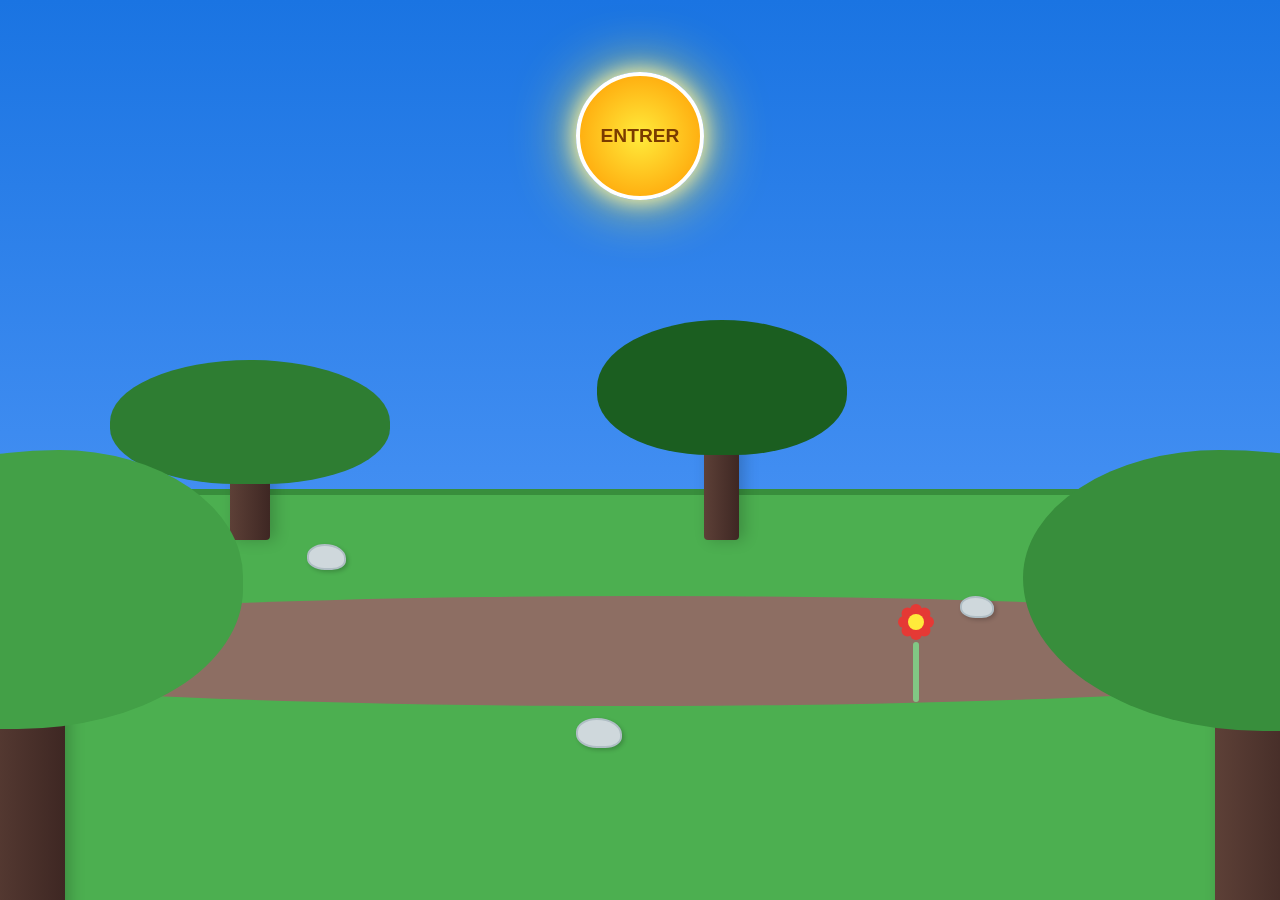
<file: index.html>
<!DOCTYPE html>
<html lang="fr">
<head>
    <meta charset="UTF-8">
    <meta name="viewport" content="width=device-width, initial-scale=1.0, maximum-scale=1.0, user-scalable=no">
    <title>Laboratoire Secret - Les Jeux de Julie</title>
 
    <!-- LE PONT INVISIBLE VERS TON RECUEIL DE STYLE -->
    <link rel="stylesheet" href="style.css">
</head>
<body>

    <div id="scene" class="scene-container">
        
        <!-- Le Soleil bouton magique -->
        <div class="soleil-bouton" id="boutonSoleil">ENTRER</div>

        <!-- LES 2 ARBRES DE FOND -->
        <div class="arbre-conteneur arbre-fond-1"><div class="feuilles-fond"></div><div class="arbre-tronc"></div></div>
        <div class="arbre-conteneur arbre-fond-2"><div class="feuilles-fond" style="background-color: #1B5E20; width: 250px;"></div><div class="arbre-tronc"></div></div>

        <!-- LE DÉCOR DU BAS -->
        <div class="zone-herbe">
            <div class="sentier-sinueux"></div>
            <div class="roche-grosse" style="width: 35px; height: 22px; top: 12%; left: 24%;"></div>
            <div class="roche-grosse" style="width: 42px; height: 26px; top: 55%; left: 45%;"></div>
            <div class="roche-grosse" style="width: 30px; height: 18px; top: 25%; left: 75%;"></div>
        </div>

        <!-- LE DÉFILÉ DES ZÈBRES -->
        <div class="defile-animaux">
            <div class="un-animaux bebe-z">🦓</div>
            <div class="un-animaux maman-z">🦓</div>
        </div>

        <!-- LE PETIT COCHON EN RETARD -->
        <div class="cochon-sprinteur">
            <div class="cochon-corps">🐖</div>
        </div>

        <!-- LA FLEUR À PÉTALES ROUGES -->
        <div class="fleur-conteneur">
            <div class="tete-fleur"><div class="coeur-fleur"></div><div class="petale p1"></div><div class="petale p2"></div><div class="petale p3"></div><div class="petale p4"></div></div>
            <div class="tige"></div>
        </div>

        <!-- LES 2 GROS ARBRES DE PREMIER PLAN -->
        <div class="arbre-conteneur arbre-premier-gauche"><div class="feuilles-premier-plan-gauche"></div><div class="arbre-tronc"></div></div>
        <div class="arbre-conteneur arbre-premier-droite"><div class="feuilles-premier-plan-droite"></div><div class="arbre-tronc"></div></div>

    </div>

    <!-- CONFIGURATION DES SONS MP3 -->
    <audio id="sonBranche" src="branche.mp3"></audio>
    <audio id="sonCochon" src="cochon.mp3"></audio>
    <audio id="sonVent" src="vent.mp3"></audio>

        <script>
        document.querySelector('.soleil-bouton').onclick = function() {
            
            document.querySelector('.scene-container').classList.add('anime-active');
            
            // 🚀 ON PROGRAMME LES ANIMATIONS DIRECTES ICI
            document.querySelector('.defile-animaux').style.animation = "marcherZebres 9s linear forwards";
            document.querySelector('.cochon-sprinteur').style.animation = "courirCochon 3.5s linear 7.5s forwards";
            
            // 1. Les zèbres démarrent tout de suite
            setTimeout(function() { 
                document.getElementById("sonBranche").play(); 
            }, 0);
            
            // 2. Le cochon démarre quand le dernier zèbre est au milieu
            setTimeout(function() { 
                document.getElementById("sonCochon").play(); 
            }, 7800);

             // 3. Le cochon arrive sur la fleur -> Le vent souffle ET la fleur se plie !
            setTimeout(function() { 
                document.getElementById("sonVent").play(); 
                // 🌸 ON FAIT PLIER UNIQUEMENT LA TÊTE DE LA FLEUR
                document.querySelector('.fleur-conteneur .tete-fleur').classList.add('fleur-pliee');
            }, 9800);


            // 4. Redirection automatique vers le menu des jeux
            setTimeout(function() {
                window.location.href = "page-jeu.html";
            }, 12500);
        };
    </script>

</body>
</html>
</file>
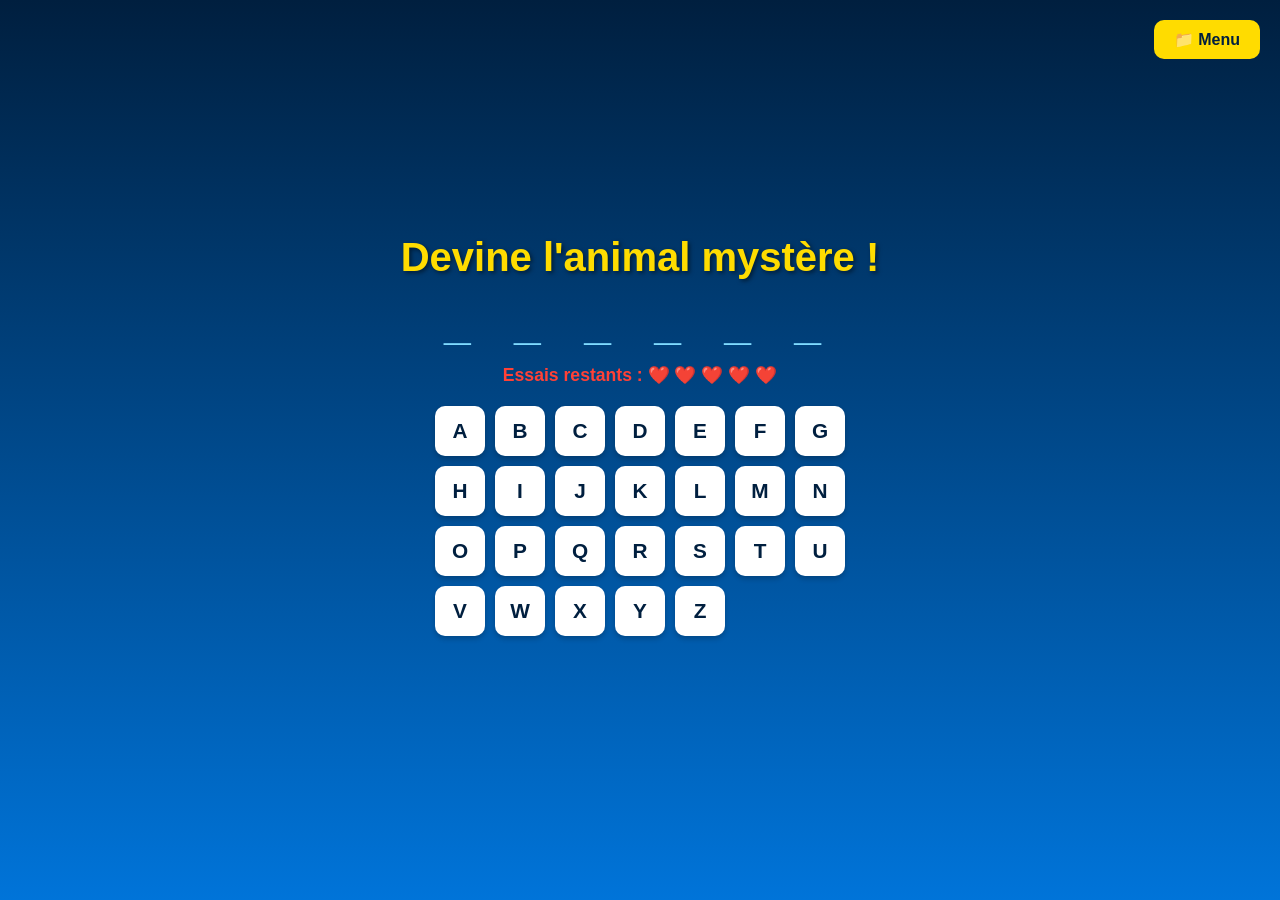
<file: jeu-devinette.html>
<!DOCTYPE html>
<html lang="fr">
<head>
    <meta charset="UTF-8">
    <!-- Cette ligne magique ajuste parfaitement le jeu de devinette à l'écran du téléphone ! -->
    <meta name="viewport" content="width=device-width, initial-scale=1.0, maximum-scale=1.0, user-scalable=no">
    <title>Jeux de Julie - Le Jeu de Devinette</title>
    <style>
        body {
            margin: 0;
            padding: 0;
            min-height: 100vh;
            background: linear-gradient(180deg, #001f3f, #0074D9);
            font-family: Arial, sans-serif;
            color: white;
            display: flex;
            flex-direction: column;
            align-items: center;
            justify-content: center;
            text-align: center;
            padding: 10px;
            box-sizing: border-box;
        }

        h1 {
            color: #FFDC00;
            font-size: 2rem;
            text-shadow: 2px 2px 4px rgba(0,0,0,0.5);
            margin-bottom: 15px;
            margin-top: 40px;
        }

        .btn-retour {
            position: absolute;
            top: 20px;
            right: 20px;
            padding: 10px 20px;
            background-color: #FFDC00;
            color: #001f3f;
            text-decoration: none;
            border-radius: 10px;
            font-weight: bold;
            cursor: pointer;
            z-index: 10;
        }
        .btn-retour:hover {
            background-color: #FF851B;
            color: white;
        }

        .mot-affichage {
            font-size: 2.5rem;
            letter-spacing: 10px;
            margin-bottom: 15px;
            font-weight: bold;
            color: #7FDBFF;
        }

        .essais-restants {
            font-size: 1.1rem;
            margin-bottom: 20px;
            color: #FF4136;
            font-weight: bold;
        }

        /* Clavier optimisé pour les écrans de téléphones (touches de 40px au lieu de 50px) */
        .clavier {
            display: grid;
            grid-template-columns: repeat(7, 40px);
            grid-gap: 8px;
            justify-content: center;
            margin-bottom: 20px;
            max-width: 100%;
        }

        .touche {
            width: 40px;
            height: 40px;
            background-color: white;
            color: #001f3f;
            font-size: 1.1rem;
            font-weight: bold;
            border: none;
            border-radius: 8px;
            cursor: pointer;
            box-shadow: 0 3px 5px rgba(0,0,0,0.2);
            transition: background-color 0.2s;
            display: flex;
            justify-content: center;
            align-items: center;
            padding: 0;
        }

        /* Redonne des touches plus grandes sur un écran d'ordinateur */
        @media (min-width: 450px) {
            h1 { font-size: 2.5rem; }
            .mot-affichage { font-size: 3rem; letter-spacing: 15px; }
            .clavier { grid-template-columns: repeat(7, 50px); grid-gap: 10px; }
            .touche { width: 50px; height: 50px; font-size: 1.3rem; border-radius: 10px; }
        }

        .touche:hover:not(:disabled) {
            background-color: #FFDC00;
        }
        .touche:disabled {
            background-color: #A0A0A0;
            color: #606060;
            cursor: default;
            box-shadow: none;
        }

        .resultat {
            font-size: 1.8rem;
            font-weight: bold;
            margin-top: 10px;
            min-height: 40px;
        }

        .btn-rejouer {
            margin-top: 15px;
            padding: 12px 25px;
            font-size: 1.2rem;
            background-color: #2ECC40;
            color: white;
            border: none;
            border-radius: 20px;
            font-weight: bold;
            cursor: pointer;
            box-shadow: 0 4px 10px rgba(0,0,0,0.3);
            display: none;
        }
        .btn-rejouer:hover {
            background-color: #01FF70;
        }
    </style>
</head>
<body>

    <a href="page-jeu.html" class="btn-retour">📁 Menu</a>

    <h1>Devine l'animal mystère !</h1>
    
    <div class="mot-affichage" id="motCache">_ _ _ _</div>
    <div class="essais-restants" id="essaisTexte">Essais restants : ❤️ ❤️ ❤️ ❤️ ❤️</div>

    <div class="clavier" id="clavierVirtuel"></div>

    <div class="resultat" id="messageFin"></div>
    <button class="btn-rejouer" id="boutonRejouer" onclick="demarrerPartie()">🔄 Autre mot</button>

    <script>
        const listeMots = ["CHAT", "CHIEN", "LOUP", "LION", "OURS", "TIGRE", "SINGE", "CHEVAL", "VACHE", "SOURIS", "CROCODILE", "ELEPHANT", "HIPPOCAMPE", "RHINOCEROS", "HAMSTER", "MOUSTIQUE", "HIBOU", "ECUREUIL", "DAUPHIN", "AUTRUCHE","CRAPAUD" ];
        
        let motSecret = "";
        let lettresDevinees = [];
        let erreurs = 0;
        const maxErreurs = 5;

        function demarrerPartie() {
            motSecret = listeMots[Math.floor(Math.random() * listeMots.length)];
            lettresDevinees = [];
            erreurs = 0;

            document.getElementById('messageFin').innerText = "";
            document.getElementById('boutonRejouer').style.display = "none";
            mettreAJourVies();
            afficherMot();
            creerClavier();
        }

        function afficherMot() {
            let affichage = "";
            for (let lettre of motSecret) {
                if (lettresDevinees.includes(lettre)) {
                    affichage += lettre + " ";
                } else {
                    affichage += "_ ";
                }
            }
            document.getElementById('motCache').innerText = affichage.trim();
            
            if (!affichage.includes("_")) {
                document.getElementById('messageFin').innerHTML = "<span style='color: #01FF70;'>Gagné ! Bravo ! 🎉</span>";
                desactiverClavier();
                document.getElementById('boutonRejouer').style.display = "inline-block";
            }
        }

        function mettreAJourVies() {
            let coeurs = "Essais restants : ";
            for (let i = 0; i < maxErreurs - erreurs; i++) {
                coeurs += "❤️ ";
            }
            document.getElementById('essaisTexte').innerText = coeurs;
        }

        function creerClavier() {
            const conteneurClavier = document.getElementById('clavierVirtuel');
            conteneurClavier.innerHTML = "";
            const alphabet = "ABCDEFGHIJKLMNOPQRSTUVWXYZ";

            for (let lettre of alphabet) {
                let bouton = document.createElement('button');
                bouton.className = "touche";
                bouton.innerText = lettre;
                bouton.onclick = function() {
                    verifierLettre(lettre, bouton);
                };
                conteneurClavier.appendChild(bouton);
            }
        }

        function verifierLettre(lettre, bouton) {
            bouton.disabled = true;
            
            if (motSecret.includes(lettre)) {
                lettresDevinees.push(lettre);
                afficherMot();
            } else {
                erreurs++;
                mettreAJourVies();
                if (erreurs >= maxErreurs) {
                    document.getElementById('messageFin').innerHTML = "<span style='color: #FF4136;'>Perdu ! C'était : " + motSecret + " 💔</span>";
                    document.getElementById('motCache').innerText = motSecret.split('').join(' ');
                    desactiverClavier();
                    document.getElementById('boutonRejouer').style.display = "inline-block";
                }
            }
        }

        function desactiverClavier() {
            const boutons = document.querySelectorAll('.touche');
            boutons.forEach(b => b.disabled = true);
        }

        demarrerPartie();
    </script>
</body>
</html>
</file>
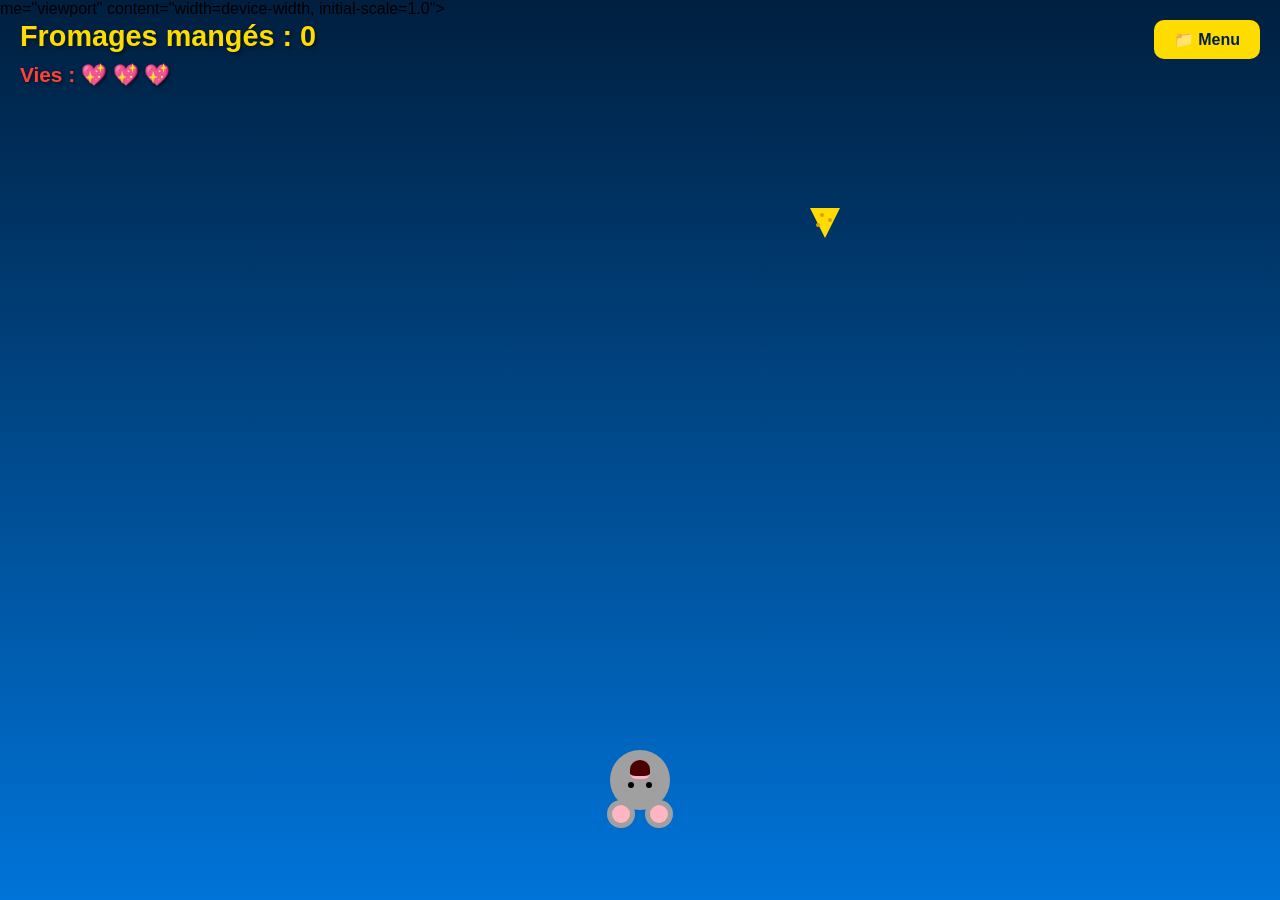
<file: jeu-gouttes.html>
<html lang="fr">
<head>
    <meta charset="UTF-8">
    <meta na<!DOCTYPE html>
me="viewport" content="width=device-width, initial-scale=1.0">
    <title>Jeu de Julie - La Souris et le Fromage</title>
    <style>
        html, body {
            margin: 0;
            padding: 0;
            height: 100%;
            overflow: hidden;
            background: linear-gradient(180deg, #001f3f, #0074D9);
            font-family: Arial, sans-serif;
            cursor: none;
            /* Empêche le téléphone de faire bouger la page quand on glisse le doigt */
            touch-action: none; 
        }

        .hud {
            position: absolute;
            top: 20px;
            left: 20px;
            display: flex;
            flex-direction: column;
            gap: 10px;
            z-index: 10;
        }

        .score-board {
            color: #FFDC00;
            font-size: 1.8rem;
            font-weight: bold;
            text-shadow: 2px 2px 4px rgba(0,0,0,0.5);
        }

        .vies-board {
            color: #FF4136;
            font-size: 1.3rem;
            font-weight: bold;
            text-shadow: 2px 2px 4px rgba(0,0,0,0.5);
        }

        .btn-retour {
            position: absolute;
            top: 20px;
            right: 20px;
            padding: 10px 20px;
            background-color: #FFDC00;
            color: #001f3f;
            text-decoration: none;
            border-radius: 10px;
            font-weight: bold;
            z-index: 110;
            cursor: pointer !important;
        }
        .btn-retour:hover {
            background-color: #FF851B;
            color: white;
        }

        #game-over-screen {
            display: none;
            position: fixed;
            top: 0;
            left: 0;
            width: 100%;
            height: 100%;
            background-color: rgba(0, 0, 0, 0.85);
            z-index: 100;
            flex-direction: column;
            justify-content: center;
            align-items: center;
            color: white;
        }

        #game-over-screen h2 {
            font-size: 3.5rem;
            color: #FF4136;
            margin-bottom: 20px;
            text-shadow: 2px 2px 10px rgba(0,0,0,0.5);
        }

        .btn-rejouer {
            padding: 15px 30px;
            font-size: 1.3rem;
            background-color: #2ECC40;
            color: white;
            border: none;
            border-radius: 25px;
            cursor: pointer;
            box-shadow: 0 5px 15px rgba(0,0,0,0.3);
        }

        .fromage {
            position: absolute;
            width: 0;
            height: 0;
            border-left: 15px solid transparent;
            border-right: 15px solid transparent;
            border-top: 30px solid #FFDC00; 
            top: -40px;
        }

        .fromage::after {
            content: '';
            position: absolute;
            top: -25px;
            left: -5px;
            width: 4px;
            height: 4px;
            background-color: #D1A100;
            border-radius: 50%;
            box-shadow: 8px 5px 0 #D1A100, -4px 10px 0 #D1A100;
        }

        #souris-conteneur {
            position: absolute;
            bottom: 40px;
            width: 90px;
            height: 110px;
            left: 50%;
            transform: translateX(-50%);
            display: flex;
            flex-direction: column;
            align-items: center;
        }

        .corps-souris {
            width: 60px;
            height: 60px;
            background-color: #A0A0A0;
            border-radius: 50%;
            position: relative;
            z-index: 2;
        }

        .bouche-ouverte {
            position: absolute;
            top: 10px;
            left: 20px;
            width: 20px;
            height: 16px;
            background-color: #4A0000;
            border-radius: 50% 50% 30% 30%;
            border-bottom: 3px solid #FFB6C1;
        }

        .oeil {
            position: absolute;
            top: 32px;
            width: 6px;
            height: 6px;
            background-color: black;
            border-radius: 50%;
        }
        .oeil-gauche { left: 18px; }
        .oeil-droite { left: 36px; }

        .zone-oreilles {
            display: flex;
            gap: 10px;
            margin-top: -10px;
            z-index: 1;
        }

        .oreille {
            width: 28px;
            height: 28px;
            background-color: #A0A0A0;
            border-radius: 50%;
            position: relative;
        }

        .oreille::after {
            content: '';
            position: absolute;
            top: 5px;
            left: 5px;
            width: 18px;
            height: 18px;
            background-color: #FFB6C1;
            border-radius: 50%;
        }
    </style>
</head>
<body>

  <!DOCTYPE html>
<html lang="fr">
<head>
    <meta charset="UTF-8">
    <meta name="viewport" content="width=device-width, initial-scale=1.0, maximum-scale=1.0, user-scalable=no">
    <title>Jeu de Julie - La Souris et le Fromage</title>
    <style>
        html, body {
            margin: 0;
            padding: 0;
            height: 100%;
            overflow: hidden;
            background: linear-gradient(180deg, #001f3f, #0074D9);
            font-family: Arial, sans-serif;
            cursor: none;
            touch-action: none; 
        }

        .hud {
            position: absolute;
            top: 20px;
            left: 20px;
            display: flex;
            flex-direction: column;
            gap: 10px;
            z-index: 10;
        }

        .score-board {
            color: #FFDC00;
            font-size: 1.8rem;
            font-weight: bold;
            text-shadow: 2px 2px 4px rgba(0,0,0,0.5);
        }

        .vies-board {
            color: #FF4136;
            font-size: 1.3rem;
            font-weight: bold;
            text-shadow: 2px 2px 4px rgba(0,0,0,0.5);
        }

        .btn-retour {
            position: absolute;
            top: 20px;
            right: 20px;
            padding: 10px 20px;
            background-color: #FFDC00;
            color: #001f3f;
            text-decoration: none;
            border-radius: 10px;
            font-weight: bold;
            z-index: 110;
            cursor: pointer !important;
        }
        .btn-retour:hover {
            background-color: #FF851B;
            color: white;
        }

        #game-over-screen {
            display: none;
            position: fixed;
            top: 0;
            left: 0;
            width: 100%;
            height: 100%;
            background-color: rgba(0, 0, 0, 0.85);
            z-index: 100;
            flex-direction: column;
            justify-content: center;
            align-items: center;
            color: white;
        }

        #game-over-screen h2 {
            font-size: 3.5rem;
            color: #FF4136;
            margin-bottom: 20px;
            text-shadow: 2px 2px 10px rgba(0,0,0,0.5);
        }

        .btn-rejouer {
            padding: 15px 30px;
            font-size: 1.3rem;
            background-color: #2ECC40;
            color: white;
            border: none;
            border-radius: 25px;
            cursor: pointer;
            box-shadow: 0 5px 15px rgba(0,0,0,0.3);
        }

        .fromage {
            position: absolute;
            width: 0;
            height: 0;
            border-left: 15px solid transparent;
            border-right: 15px solid transparent;
            border-top: 30px solid #FFDC00; 
            top: -40px;
        }

        .fromage::after {
            content: '';
            position: absolute;
            top: -25px;
            left: -5px;
            width: 4px;
            height: 4px;
            background-color: #D1A100;
            border-radius: 50%;
            box-shadow: 8px 5px 0 #D1A100, -4px 10px 0 #D1A100;
        }

        #souris-conteneur {
            position: absolute;
            bottom: 40px;
            width: 90px;
            height: 110px;
            left: 50%;
            transform: translateX(-50%);
            display: flex;
            flex-direction: column;
            align-items: center;
        }

        .corps-souris {
            width: 60px;
            height: 60px;
            background-color: #A0A0A0;
            border-radius: 50%;
            position: relative;
            z-index: 2;
        }

        .bouche-ouverte {
            position: absolute;
            top: 10px;
            left: 20px;
            width: 20px;
            height: 16px;
            background-color: #4A0000;
            border-radius: 50% 50% 30% 30%;
            border-bottom: 3px solid #FFB6C1;
        }

        .oeil {
            position: absolute;
            top: 32px;
            width: 6px;
            height: 6px;
            background-color: black;
            border-radius: 50%;
        }
        .oeil-gauche { left: 18px; }
        .oeil-droite { left: 36px; }

        .zone-oreilles {
            display: flex;
            gap: 10px;
            margin-top: -10px;
            z-index: 1;
        }

        .oreille {
            width: 28px;
            height: 28px;
            background-color: #A0A0A0;
            border-radius: 50%;
            position: relative;
        }

        .oreille::after {
            content: '';
            position: absolute;
            top: 5px;
            left: 5px;
            width: 18px;
            height: 18px;
            background-color: #FFB6C1;
            border-radius: 50%;
        }
    </style>
</head>
<body>

    <div class="hud">
        <div class="score-board">Fromages mangés : <span id="score">0</span></div>
        <div class="vies-board">Vies : <span id="vies">💖 💖 💖</span></div>
    </div>
    
    <a href="page-jeu.html" class="btn-retour">📁 Menu</a>

    <div id="game-over-screen">
        <h2>GAME OVER</h2>
        <p style="font-size: 1.3rem; margin-bottom: 30px;">La souris a trop faim !</p>
        <button class="btn-rejouer" onclick="recommencerPartie()">Recommencer</button>
    </div>

    <div id="souris-conteneur">
        <div class="corps-souris">
            <div class="bouche-ouverte"></div>
            <div class="oeil oeil-gauche"></div>
            <div class="oeil oeil-droite"></div>
        </div>
        <div class="zone-oreilles">
            <div class="oreille"></div>
            <div class="oreille"></div>
        </div>
    </div>

    <div id="monFromage" class="fromage"></div>

    <script>
        let score = 0;
        let vies = 3;
        let jeuActif = true;
        let vitesseInitiale = 4;
        let vitesseFromage = vitesseInitiale;

        const souris = document.getElementById('souris-conteneur');
        const fromage = document.getElementById('monFromage');
        const affichageScore = document.getElementById('score');
        const affichageVies = document.getElementById('vies');
        const ecranGameOver = document.getElementById('game-over-screen');

        let fromageX = Math.random() * (window.innerWidth - 60) + 30;
        let fromageY = -40;

        // Fonction ajustée pour permettre à la bouche d'atteindre le bord de l'écran
        function deplacerPersonnage(axeX) {
            if (!jeuActif) return;
            // Ajustement des limites de 45px à 5px pour aller jusqu'au bout des deux côtés
            if (axeX > 5 && axeX < window.innerWidth - 5) {
                souris.style.left = axeX + 'px';
            }
        }

        // 1. Déplacement pour ORDINATEUR (Souris)
        window.addEventListener('mousemove', (evenement) => {
            let x = evenement.clientX;
            let y = evenement.clientY;

            if (x > window.innerWidth - 150 && y < 80) {
                document.body.style.cursor = 'default';
            } else if (jeuActif) {
                document.body.style.cursor = 'none';
            }
            deplacerPersonnage(x);
        });

        // 2. Déplacement pour TÉLÉPHONE (Doigt tactile)
        window.addEventListener('touchmove', (evenement) => {
            let xTactile = evenement.touches[0].clientX;
            deplacerPersonnage(xTactile);
        }, { passive: true });

        window.addEventListener('touchstart', (evenement) => {
            let xTactile = evenement.touches[0].clientX;
            deplacerPersonnage(xTactile);
        }, { passive: true });

        function animerJeu() {
            if (!jeuActif) return;

            fromageY += vitesseFromage;
            
            if (fromageY > window.innerHeight) {
                vies--;
                mettreAJourVies();
                
                if (vies <= 0) {
                    finDePartie();
                } else {
                    remettreFromageEnHaut();
                }
            }

            let limitesSouris = souris.getBoundingClientRect();
            
            if (fromageY >= limitesSouris.top && fromageY <= limitesSouris.top + 30) {
                if (fromageX >= limitesSouris.left - 25 && fromageX <= limitesSouris.right + 25) {
                    score++;
                    affichageScore.innerText = score;
                    vitesseFromage += 0.4;
                    remettreFromageEnHaut();
                }
            }

            fromage.style.top = fromageY + 'px';
            fromage.style.left = fromageX + 'px';

            requestAnimationFrame(animerJeu);
        }

        function remettreFromageEnHaut() {
            fromageY = -40;
            // Le fromage descend de façon un peu plus centrale pour éviter de raser les murs
            fromageX = Math.random() * (window.innerWidth - 60) + 30;
        }

        function mettreAJourVies() {
            let coeurs = "";
            for (let i = 0; i < vies; i++) {
                coeurs += "💖 ";
            }
            affichageVies.innerText = coeurs || "💔 Aucun";
        }

        function finDePartie() {
            jeuActif = false;
            document.body.style.cursor = 'default';
            ecranGameOver.style.display = 'flex';
        }

        function recommencerPartie() {
            score = 0;
            vies = 3;
            vitesseFromage = vitesseInitiale;
            jeuActif = true;
            document.body.style.cursor = 'none';
            affichageScore.innerText = score;
            mettreAJourVies();
            ecranGameOver.style.display = 'none';
            remettreFromageEnHaut();
            animerJeu();
        }

        animerJeu();
    </script>
</body>
</html>
</file>
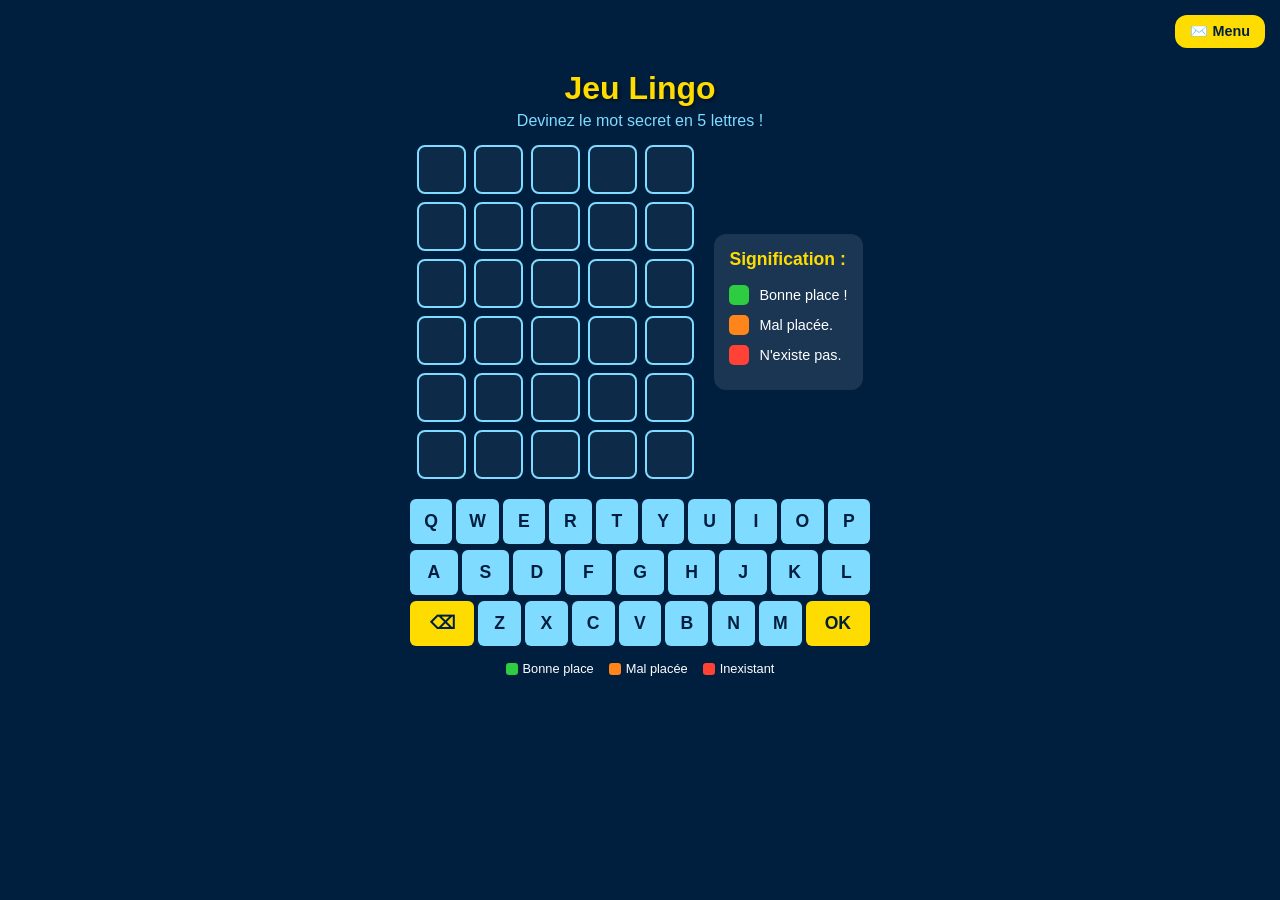
<file: jeu-lingo.html>
<!DOCTYPE html>
<html lang="fr">
<head>
    <meta charset="UTF-8">
    <meta name="viewport" content="width=device-width, initial-scale=1.0">
    <title>Le Jeu Lingo</title>
    <style>
        body { margin: 0; padding: 10px; min-height: 100vh; background-color: #001f3f; font-family: Arial, sans-serif; color: white; display: flex; flex-direction: column; align-items: center; justify-content: flex-start; position: relative; box-sizing: border-box; }
        h1 { color: #FFDC00; text-shadow: 2px 2px 4px rgba(0,0,0,0.5); margin-top: 60px; margin-bottom: 5px; font-size: 2rem; }
        p { margin-top: 0; margin-bottom: 15px; color: #7FDBFF; font-size: 1rem; }
        .btn-retour { position: absolute; top: 15px; right: 15px; padding: 8px 15px; background-color: #FFDC00; color: #001f3f; text-decoration: none; border-radius: 12px; font-weight: bold; font-size: 0.9rem; }
        .btn-retour:hover { background-color: #FF851B; color: white; }
        .zone-jeu { display: flex; align-items: center; gap: 20px; margin-bottom: 15px; flex-wrap: wrap; justify-content: center; width: 100%; max-width: 500px; }
        .grille-lingo { display: grid; grid-template-rows: repeat(6, 1fr); gap: 8px; }
        .ligne-mot { display: grid; grid-template-columns: repeat(5, 1fr); gap: 8px; }
        .lettre { width: 45px; height: 45px; border: 2px solid #7FDBFF; border-radius: 8px; font-size: 1.6rem; font-weight: bold; text-transform: uppercase; display: flex; align-items: center; justify-content: center; background-color: rgba(255, 255, 255, 0.05); color: white; }
        .legende-couleurs { background-color: rgba(255, 255, 255, 0.1); padding: 15px; border-radius: 12px; max-width: 240px; }
        .item-legende { display: flex; align-items: center; gap: 10px; margin-bottom: 10px; font-size: 0.9rem; }
        .pastille { width: 20px; height: 20px; border-radius: 5px; flex-shrink: 0; }
        .correct { background-color: #2ECC40 !important; border-color: #2ECC40 !important; } 
        .mal-place { background-color: #FF851B !important; border-color: #FF851B !important; } 
        .incorrect { background-color: #FF4136 !important; border-color: #FF4136 !important; } 
        .clavier-virtuel { display: flex; flex-direction: column; gap: 6px; width: 100%; max-width: 460px; margin-top: 5px; box-sizing: border-box; }
        .ligne-clavier { display: flex; justify-content: center; gap: 4px; width: 100%; }
        .touche { background-color: #7FDBFF; color: #001f3f; border: none; border-radius: 6px; padding: 12px 0; font-size: 1.1rem; font-weight: bold; cursor: pointer; flex: 1; text-align: center; user-select: none; }
        .touche:active { background-color: #FF851B; color: white; }
        .touche-large { flex: 1.5; background-color: #FFDC00; }
        @media (max-width: 600px) {
            h1 { margin-top: 50px; font-size: 1.6rem; }
            .legende-couleurs { display: none; }
            .lettre { width: 38px; height: 38px; font-size: 1.3rem; }
            .clavier-virtuel { padding: 0 4px; gap: 5px; }
            .ligne-clavier { gap: 3px; }
            .touche { padding: 10px 0; font-size: 0.85rem; }
        }
    </style>
</head>
<body>
    <body>
    <a href="page-jeu.html" class="btn-retour">✉️ Menu</a>
    <h1>Jeu Lingo</h1>
    <p>Devinez le mot secret en 5 lettres !</p>
    
    <div class="zone-jeu">
        <div class="grille-lingo" id="grille"></div>
        <!-- Cette boîte s'affiche uniquement sur PC -->
        <div class="legende-couleurs">
            <h3 style="margin-top: 0; color: #FFDC00; font-size: 1.1rem; margin-bottom: 15px;">Signification :</h3>
            <div class="item-legende"><div class="pastille correct"></div><span>Bonne place !</span></div>
            <div class="item-legende"><div class="pastille mal-place"></div><span>Mal placée.</span></div>
            <div class="item-legende"><div class="pastille incorrect"></div><span>N'existe pas.</span></div>
        </div>
    </div>

    <!-- Le clavier virtuel -->
    <div class="clavier-virtuel">
        <div class="ligne-clavier">
            <button class="touche" onclick="taperLettre('Q')">Q</button><button class="touche" onclick="taperLettre('W')">W</button><button class="touche" onclick="taperLettre('E')">E</button><button class="touche" onclick="taperLettre('R')">R</button><button class="touche" onclick="taperLettre('T')">T</button><button class="touche" onclick="taperLettre('Y')">Y</button><button class="touche" onclick="taperLettre('U')">U</button><button class="touche" onclick="taperLettre('I')">I</button><button class="touche" onclick="taperLettre('O')">O</button><button class="touche" onclick="taperLettre('P')">P</button>
        </div>
        <div class="ligne-clavier">
            <button class="touche" onclick="taperLettre('A')">A</button><button class="touche" onclick="taperLettre('S')">S</button><button class="touche" onclick="taperLettre('D')">D</button><button class="touche" onclick="taperLettre('F')">F</button><button class="touche" onclick="taperLettre('G')">G</button><button class="touche" onclick="taperLettre('H')">H</button><button class="touche" onclick="taperLettre('J')">J</button><button class="touche" onclick="taperLettre('K')">K</button><button class="touche" onclick="taperLettre('L')">L</button>
        </div>
        <div class="ligne-clavier">
            <button class="touche touche-large" onclick="effacerLettre()">⌫</button><button class="touche" onclick="taperLettre('Z')">Z</button><button class="touche" onclick="taperLettre('X')">X</button><button class="touche" onclick="taperLettre('C')">C</button><button class="touche" onclick="taperLettre('V')">V</button><button class="touche" onclick="taperLettre('B')">B</button><button class="touche" onclick="taperLettre('N')">N</button><button class="touche" onclick="taperLettre('M')">M</button><button class="touche touche-large" onclick="validerMot()">OK</button>
        </div>
    </div>

    <!-- 📱 Petite légende compacte ajoutée juste sous le clavier pour le téléphone -->
    <div style="margin-top: 15px; display: flex; gap: 15px; font-size: 0.8rem; justify-content: center; flex-wrap: wrap;">
        <div style="display: flex; align-items: center; gap: 5px;"><div style="width: 12px; height: 12px; background-color: #2ECC40; border-radius: 3px;"></div><span>Bonne place</span></div>
        <div style="display: flex; align-items: center; gap: 5px;"><div style="width: 12px; height: 12px; background-color: #FF851B; border-radius: 3px;"></div><span>Mal placée</span></div>
        <div style="display: flex; align-items: center; gap: 5px;"><div style="width: 12px; height: 12px; background-color: #FF4136; border-radius: 3px;"></div><span>Inexistant</span></div>
    </div>

    <script>
        const NOMBRE_ESSAIS = 6; const LONGUEUR_MOT = 5; const grille = document.getElementById('grille');
        const LISTE_MOTS = ["SAPIN", "GRIVE", "MERLE", "HIBOU", "AIGLE", "CYGNE", "LAPIN", "ZEBRE", "HERBE", "POMME", "FLEUR", "FORET", "JOUER", "CHIEN"];
        let motSecret = LISTE_MOTS[Math.floor(Math.random() * LISTE_MOTS.length)];
        let ligneActuelle = 0; let lettreActuelle = 0; let essaiCourant = "";
        for (let i = 0; i < NOMBRE_ESSAIS; i++) {
            const ligne = document.createElement('div'); ligne.className = 'ligne-mot';
            for (let j = 0; j < LONGUEUR_MOT; j++) {
                const caseLettre = document.createElement('div'); caseLettre.className = 'lettre'; caseLettre.id = `case-${i}-${j}`; ligne.appendChild(caseLettre);
            }
            grille.appendChild(ligne);
        }
        function taperLettre(lettre) {
            if (lettreActuelle < LONGUEUR_MOT) {
                const caseActive = document.getElementById(`case-${ligneActuelle}-${lettreActuelle}`); caseActive.textContent = lettre; essaiCourant += lettre; lettreActuelle++;
            }
        }
        function effacerLettre() {
            if (lettreActuelle > 0) {
                lettreActuelle--; essaiCourant = essaiCourant.slice(0, -1); const caseActive = document.getElementById(`case-${ligneActuelle}-${lettreActuelle}`); caseActive.textContent = "";
            }
        }
        function validerMot() {
            if (essaiCourant.length !== LONGUEUR_MOT) { alert("Le mot doit faire exactement 5 lettres !"); return; }
            let lettresSecretesTrouvees = Array(LONGUEUR_MOT).fill(false); let statutsLigne = Array(LONGUEUR_MOT).fill("incorrect");
            for (let j = 0; j < LONGUEUR_MOT; j++) { if (essaiCourant[j] === motSecret[j]) { statutsLigne[j] = "correct"; lettresSecretesTrouvees[j] = true; } }
            for (let j = 0; j < LONGUEUR_MOT; j++) {
                if (statutsLigne[j] === "correct") continue;
                for (let k = 0; k < LONGUEUR_MOT; k++) { if (!lettresSecretesTrouvees[k] && essaiCourant[j] === motSecret[k]) { statutsLigne[j] = "mal-place"; lettresSecretesTrouvees[k] = true; break; } }
            }
            for (let j = 0; j < LONGUEUR_MOT; j++) { const caseCible = document.getElementById(`case-${ligneActuelle}-${j}`); caseCible.classList.add(statutsLigne[j]); }
            if (essaiCourant === motSecret) { setTimeout(() => { alert("🎉 Félicitations Julie ! Tu as trouvé le mot secret : " + motSecret + " !"); recommencerJeu(); }, 300); return; }
            ligneActuelle++; lettreActuelle = 0; essaiCourant = "";
            if (ligneActuelle >= NOMBRE_ESSAIS) { setTimeout(() => { alert("😢 Oh non ! Tu as épuisé tes essais. Le mot était : " + motSecret); recommencerJeu(); }, 300); }
        }
        function recommencerJeu() {
            motSecret = LISTE_MOTS[Math.floor(Math.random() * LISTE_MOTS.length)]; ligneActuelle = 0; lettreActuelle = 0; essaiCourant = "";
            for (let i = 0; i < NOMBRE_ESSAIS; i++) { for (let j = 0; j < LONGUEUR_MOT; j++) { const c = document.getElementById(`case-${i}-${j}`); c.textContent = ""; c.className = 'lettre'; } }
        }
    </script>
</body>
</html>
</file>
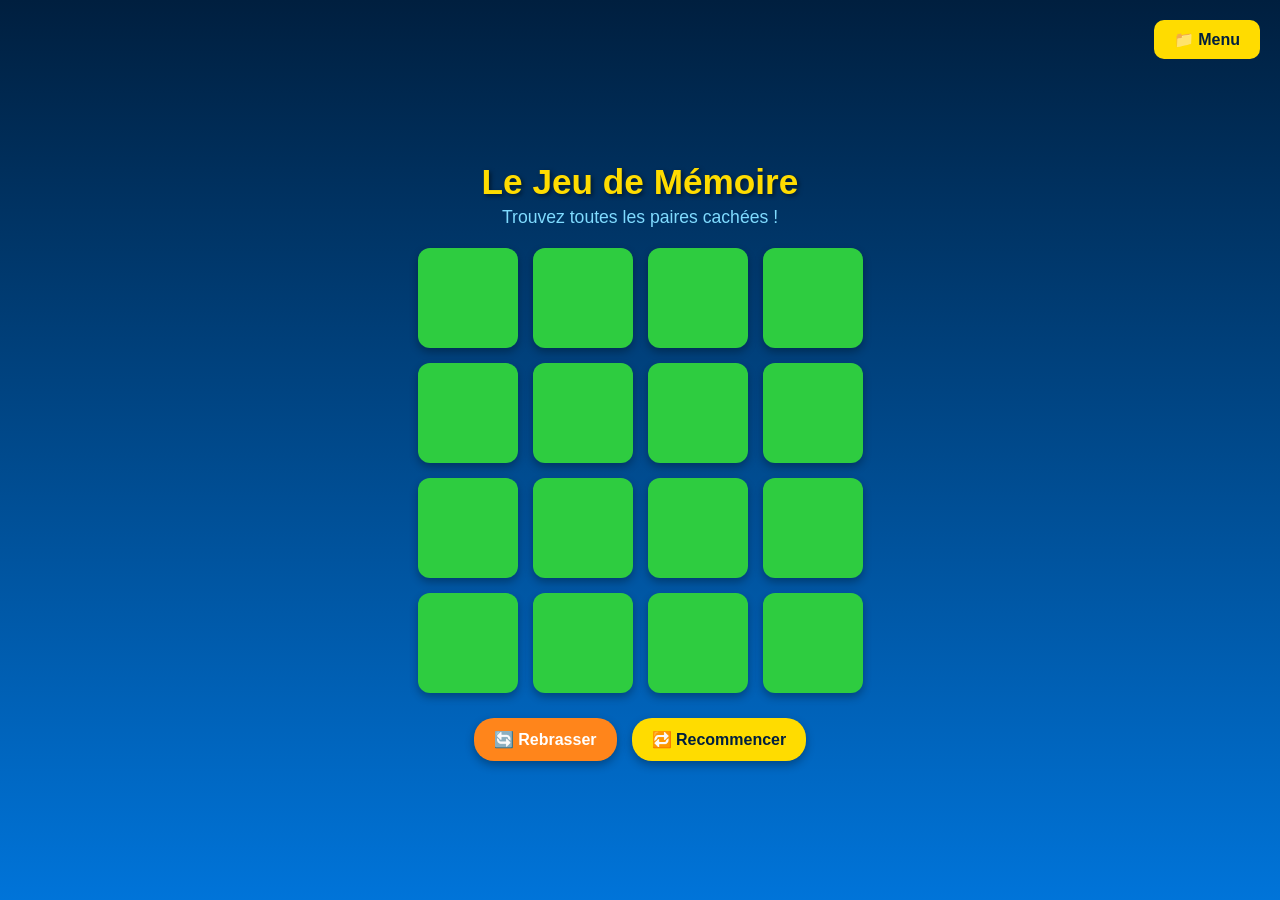
<file: jeu-memoire.html>
<!DOCTYPE html>
<html lang="fr">
<head>
    <meta charset="UTF-8">
    <!-- Cette ligne magique ajuste et centre la grille pour l'écran de votre téléphone ! -->
    <meta name="viewport" content="width=device-width, initial-scale=1.0, maximum-scale=1.0, user-scalable=no">
    <title>Jeux de Julie - Le Jeu de Mémoire</title>
    <style>
        body {
            margin: 0;
            padding: 0;
            min-height: 100vh;
            background: linear-gradient(180deg, #001f3f, #0074D9);
            font-family: Arial, sans-serif;
            color: white;
            display: flex;
            flex-direction: column;
            align-items: center;
            justify-content: center;
        }

        h1 {
            color: #FFDC00;
            font-size: 2.2rem;
            text-shadow: 2px 2px 4px rgba(0,0,0,0.5);
            margin-bottom: 5px;
            text-align: center;
        }

        .instructions {
            font-size: 1.1rem;
            margin-bottom: 20px;
            color: #7FDBFF;
            text-align: center;
        }

        .btn-retour {
            position: absolute;
            top: 20px;
            right: 20px;
            padding: 10px 20px;
            background-color: #FFDC00;
            color: #001f3f;
            text-decoration: none;
            border-radius: 10px;
            font-weight: bold;
            cursor: pointer;
        }
        .btn-retour:hover {
            background-color: #FF851B;
            color: white;
        }

        /* Grille des cartes adaptée pour ordinateur et téléphone ! */
        .grille-memoire {
            display: grid;
            grid-template-columns: repeat(4, 75px); /* Cartes légèrement réduites pour s'adapter aux petits écrans */
            grid-gap: 10px;
            margin-bottom: 25px;
            justify-content: center;
        }

        .carte {
            width: 75px;
            height: 75px;
            background-color: #2ECC40;
            border-radius: 12px;
            box-shadow: 0 4px 8px rgba(0,0,0,0.3);
            cursor: pointer;
            display: flex;
            justify-content: center;
            align-items: center;
            font-size: 2rem;
            user-select: none;
            transition: background-color 0.2s, transform 0.2s;
        }

        /* Version écran plus grand (ordinateur) : on remet les grandes cartes d'origine */
        @media (min-width: 450px) {
            .grille-memoire {
                grid-template-columns: repeat(4, 100px);
                grid-gap: 15px;
            }
            .carte {
                width: 100px;
                height: 100px;
                font-size: 2.5rem;
            }
        }

        .carte:hover {
            transform: scale(1.05);
        }

        .carte.retournee {
            background-color: white;
            cursor: default;
        }

        .zone-boutons {
            display: flex;
            gap: 15px;
            flex-wrap: wrap;
            justify-content: center;
        }

        .btn-action {
            padding: 12px 20px;
            font-size: 1rem;
            border: none;
            border-radius: 20px;
            font-weight: bold;
            cursor: pointer;
            box-shadow: 0 4px 10px rgba(0,0,0,0.3);
            transition: background-color 0.2s, color 0.2s;
        }

        .btn-rebrasser {
            background-color: #FF851B;
            color: white;
        }
        .btn-rebrasser:hover {
            background-color: #FFDC00;
            color: #001f3f;
        }

        .btn-recommencer {
            background-color: #FFDC00;
            color: #001f3f;
        }
        .btn-recommencer:hover {
            background-color: #FF851B;
            color: white;
        }

        #message-victoire {
            display: none;
            font-size: 1.8rem;
            color: #01FF70;
            font-weight: bold;
            text-shadow: 2px 2px 4px rgba(0,0,0,0.5);
            margin-top: 20px;
            text-align: center;
        }
    </style>
</head>
<body>

    <a href="page-jeu.html" class="btn-retour">📁 Menu</a>

    <h1>Le Jeu de Mémoire</h1>
    <div class="instructions">Trouvez toutes les paires cachées !</div>

    <div class="grille-memoire" id="grille"></div>

    <div class="zone-boutons">
        <button class="btn-action btn-rebrasser" onclick="rebrasserCartes()">🔄 Rebrasser</button>
        <button class="btn-action btn-recommencer" onclick="recommencerJeu()">🔁 Recommencer</button>
    </div>

    <div id="message-victoire">Félicitations, vous avez gagné ! 🎉</div>

    <script>
        const symbolesDeBase = ['🐱', '🐶', '🦊', '🦁', '🍎', '🍓', '🥕', '🧀', '🐱', '🐶', '🦊', '🦁', '🍎', '🍓', '🥕', '🧀'];
        let symboles = [...symbolesDeBase];
        
        const grille = document.getElementById('grille');
        let cartesRetournees = [];
        let pairesTrouvees = 0;

        function initialiserGrille(doitMélanger = true) {
            grille.innerHTML = "";
            if (doitMélanger) {
                symboles.sort(() => 0.5 - Math.random());
            }

            for (let i = 0; i < 16; i++) {
                let carte = document.createElement('div');
                carte.className = 'carte';
                carte.dataset.symbole = symboles[i];
                carte.addEventListener('click', retournerCarte);
                // Support complet pour le tactile des téléphones
                carte.addEventListener('touchstart', function(e) {
                    // Laisse le comportement normal du clic se faire
                }, {passive: true});
                grille.appendChild(carte);
            }
        }

        function retournerCarte() {
            if (cartesRetournees.length >= 2 || this.classList.contains('retournee')) return;

            this.innerText = this.dataset.symbole;
            this.classList.add('retournee');
            cartesRetournees.push(this);

            if (cartesRetournees.length === 2) {
                setTimeout(verifierCorrespondence, 700);
            }
        }

        function verifierCorrespondence() {
            let [carte1, carte2] = cartesRetournees;

            if (carte1.dataset.symbole === carte2.dataset.symbole) {
                pairesTrouvees++;
                if (pairesTrouvees === 8) {
                    document.getElementById('message-victoire').style.display = 'block';
                }
            } else {
                carte1.innerText = '';
                carte2.innerText = '';
                carte1.classList.remove('retournee');
                carte2.classList.remove('retournee');
            }
            cartesRetournees = [];
        }

        function rebrasserCartes() {
            cartesRetournees = [];
            pairesTrouvees = 0;
            document.getElementById('message-victoire').style.display = 'none';
            initialiserGrille(true);
        }

        function recommencerJeu() {
            cartesRetournees = [];
            pairesTrouvees = 0;
            document.getElementById('message-victoire').style.display = 'none';
            initialiserGrille(false);
        }

        initialiserGrille(true);
    </script>
</body>
</html>
</file>
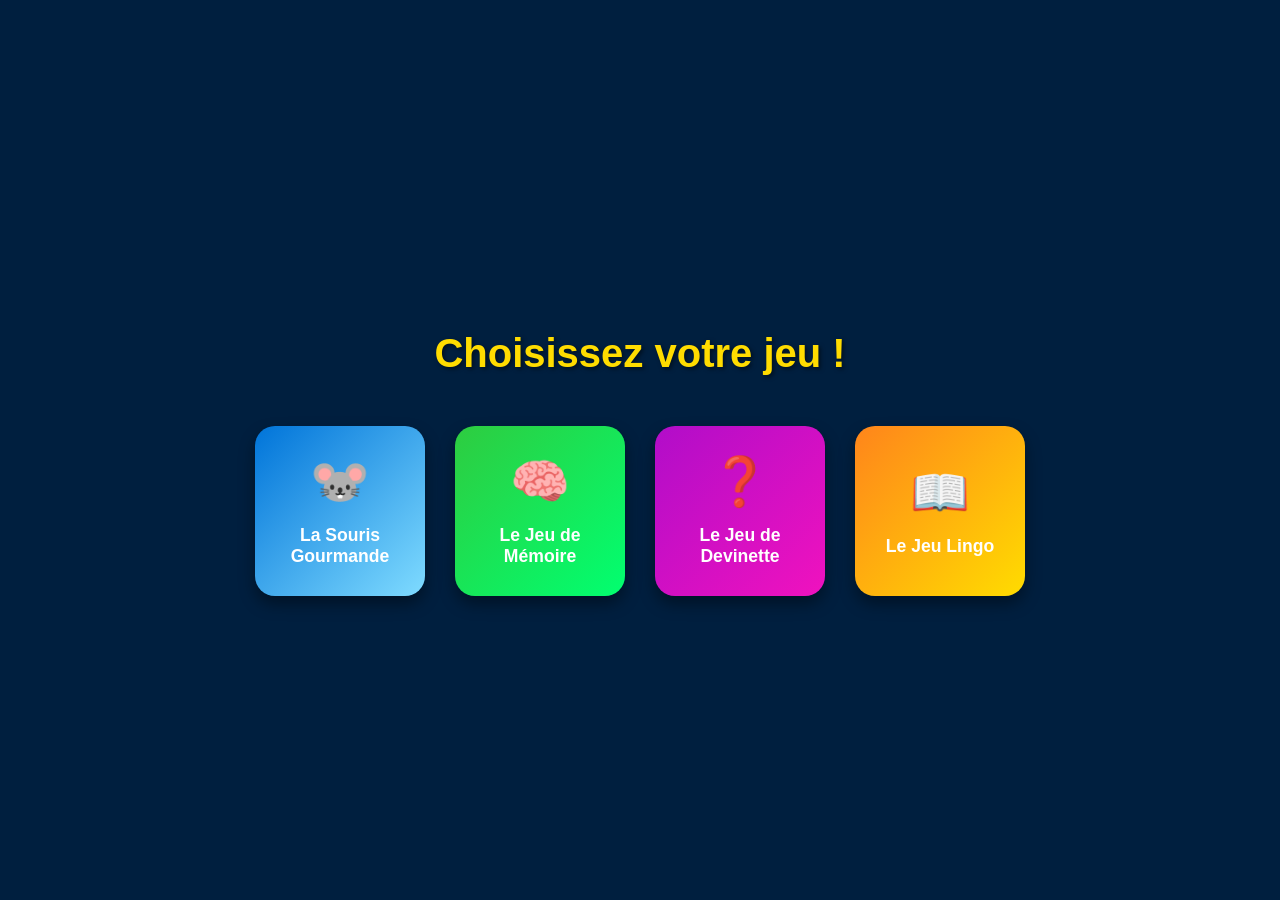
<file: page-jeu.html>
<!DOCTYPE html>
<html lang="fr">
<head>
    <meta charset="UTF-8">
    <meta name="viewport" content="width=device-width, initial-scale=1.0">
    <title>Le Salon des Jeux de Julie</title>
    <style>
        body {
            margin: 0;
            padding: 0;
            min-height: 100vh;
            background-color: #001f3f;
            font-family: Arial, sans-serif;
            color: white;
            display: flex;
            flex-direction: column;
            align-items: center;
            justify-content: center;
        }

        h1 {
            font-size: 2.5rem;
            color: #FFDC00;
            text-shadow: 2px 2px 4px rgba(0,0,0,0.5);
            margin-bottom: 50px;
        }

        .salon-jeux {
            display: flex;
            gap: 30px;
            flex-wrap: wrap;
            justify-content: center;
        }

        .icone-jeu {
            width: 140px;
            height: 140px;
            text-decoration: none;
            color: white;
            font-weight: bold;
            display: flex;
            flex-direction: column;
            justify-content: center;
            align-items: center;
            border-radius: 20px;
            box-shadow: 0 8px 16px rgba(0,0,0,0.4);
            transition: transform 0.2s, box-shadow 0.2s;
            text-align: center;
            padding: 15px;
        }

        .icone-jeu:hover {
            transform: scale(1.1);
            box-shadow: 0 12px 20px rgba(255,220,0,0.3);
        }

        .jeu1 { background: linear-gradient(135deg, #0074D9, #7FDBFF); }
        .jeu2 { background: linear-gradient(135deg, #2ECC40, #01FF70); }
        .jeu3 { background: linear-gradient(135deg, #B10DC9, #F012BE); }
        .jeu4 { background: linear-gradient(135deg, #FF851B, #FFDC00); }

        .nom-jeu {
            margin-top: 15px;
            font-size: 1.1rem;
        }
    </style>
</head>
<body>

    <h1>Choisissez votre jeu !</h1>

    <div class="salon-jeux">

        <!-- 1. Bouton Souris -->
        <a href="jeu-gouttes.html" class="icone-jeu jeu1">
            <span style="font-size: 3rem;">🐭</span>
            <div class="nom-jeu">La Souris Gourmande</div>
        </a>

        <!-- 2. Bouton Mémoire -->
        <a href="jeu-memoire.html" class="icone-jeu jeu2">
            <span style="font-size: 3rem;">🧠</span>
            <div class="nom-jeu">Le Jeu de Mémoire</div>
        </a>

        <!-- 3. Bouton Devinette (Aiguillage vérifié !) -->
        <a href="jeu-devinette.html" class="icone-jeu jeu3">
            <span style="font-size: 3rem;">❓</span>
            <div class="nom-jeu">Le Jeu de Devinette</div>
        </a>

        <!-- 4. Bouton Lingo -->
        <a href="jeu-lingo.html" class="icone-jeu jeu4">
            <span style="font-size: 3rem;">📖</span>
            <div class="nom-jeu">Le Jeu Lingo</div>
        </a>

    </div>

</body>
</html>
</file>
<file: style.css>
/* ========================================================== */
/* 🟦                      FICHIER CSS                        */
/*         ICI ON COUPE, ON MET EN COULEUR ET ON ANIME        */
/* ========================================================== */
.soleil-bouton {
    position: absolute;
    top: 8%;
    left: 50%;
    transform: translateX(-50%);
    width: 120px;
    height: 120px;
    background: radial-gradient(circle, #FFEB3B, #FF9800);
    border-radius: 50%;
    box-shadow: 0 0 60px #FFEB3B, 0 0 20px #FFF;
    cursor: pointer;
    display: flex;
    align-items: center;
    justify-content: center;
    font-weight: bold;
    color: #7A3B00;
    font-size: 1.2rem;
    border: 4px solid #FFF;
    animation: palpite 2s infinite ease-in-out;
    z-index: 100;
}

body, html {
    margin: 0;
    padding: 0;
    height: 100%;
    width: 100%;
    overflow: hidden;
    background: linear-gradient(180deg, #1A74E2, #63A4FF);
    font-family: 'Arial', sans-serif;
}

.scene-container {
    position: relative;
    width: 100%;
    height: 100%;
    overflow: hidden;
    animation: zoomArriere 1.5s ease-out forwards;
}

.zone-herbe {
    position: absolute;
    bottom: 0;
    width: 100%;
    height: 45%;
    background-color: #4CAF50;
    border-top: 6px solid #388E3C;
}

.sentier-sinueux {
    position: absolute;
    top: 25%;
    width: 100%;
    height: 110px;
    background-color: #8D6E63;
    clip-path: ellipse(65% 50% at 50% 50%);
    transform: skewX(-8deg);
    z-index: 3;
}

.arbre-conteneur {
    position: absolute;
    display: flex;
    flex-direction: column;
    align-items: center;
    justify-content: flex-end;
}

.arbre-tronc {
    width: 100%;
    height: 100%;
    background: linear-gradient(90deg, #5D4037, #3E2723);
    border-radius: 4px;
    box-shadow: 5px 0 15px rgba(0,0,0,0.2);
}

.feuilles-fond {
    width: 280px;
    height: 260px;
    background-color: #2E7D32;
    border-radius: 50% 50% 45% 45%;
    margin-bottom: -30px;
    z-index: 2;
}

.feuilles-premier-plan-gauche {
    width: 450px;
    height: 580px;
    background-color: #43A047;
    border-radius: 65% 45% 55% 50% / 60% 50% 55% 45%;
    margin-bottom: -20px;
    z-index: 6;
}

.feuilles-premier-plan-droite {
    width: 480px;
    height: 600px;
    background-color: #388E3C;
    border-radius: 45% 65% 45% 55% / 50% 55% 45% 60%;
    margin-bottom: -15px;
    z-index: 6;
}

.arbre-fond-1 { width: 40px; height: 180px; bottom: 40%; left: 18%; z-index: 1; }
.arbre-fond-2 { width: 35px; height: 220px; bottom: 40%; left: 55%; z-index: 1; }
.arbre-premier-gauche { width: 95px; height: 500px; bottom: -50px; left: -30px; z-index: 5; } 
.arbre-premier-droite { width: 95px; height: 500px; bottom: -50px; right: -30px; z-index: 5; } 

/* 1. Le conteneur complet de la fleur (Pour l'ordinateur) */
.fleur-conteneur {
    position: absolute;
    bottom: 22%;
    left: 70%; 
    display: flex;
    flex-direction: column;
    align-items: center;
    z-index: 4;
    transform-origin: bottom center;
}

.anime-active .fleur-conteneur {
    animation: plierFleur 1.5s ease-in-out 9.8s forwards;
}

.tige { width: 6px; height: 60px; background-color: #81C784; border-radius: 3px; }

/* 2. La tête de la fleur */
.tete-fleur { 
    position: relative; 
    width: 40px; 
    height: 40px; 
    display: flex; 
    align-items: center; 
    justify-content: center; 
    z-index: 10;
}

/* 3. Le cœur jaune */
.coeur-fleur { 
    width: 16px; 
    height: 16px; 
    background-color: #FFEB3B; 
    border-radius: 50%; 
    z-index: 3; 
}

.petale { position: absolute; width: 12px; height: 36px; background-color: #E53935; border-radius: 6px; z-index: 2; }
.p1 { transform: rotate(0deg); } .p2 { transform: rotate(45deg); } .p3 { transform: rotate(90deg); } .p4 { transform: rotate(135deg); }

.roche-grosse {
    position: absolute;
    background-color: #CFD8DC;
    border: 2px solid #B0BEC5;
    border-radius: 50% 60% 40% 50%;
    z-index: 4;
    box-shadow: 2px 2px 4px rgba(0,0,0,0.2);
}

.defile-animaux {
    position: absolute;
    bottom: 24%; 
    left: -400px; 
    display: flex;
    align-items: flex-end;
    gap: 30px;
    z-index: 4;
}

.anime-active .defile-animaux {
    animation: marcherZebres 9s linear forwards; 
}

.un-animaux {
    display: inline-block;
    user-select: none;
}

.maman-z { font-size: 105px; animation: trotterZ 0.6s infinite ease-in-out; }
.bebe-z { font-size: 70px; animation: trotterZ 0.4s infinite ease-in-out; }

.cochon-sprinteur {
    position: absolute;
    bottom: 22%;
    left: -150px;
    font-size: 65px;
    z-index: 4;
}

.anime-active .cochon-sprinteur {
    animation: courirCochon 3.5s linear 7.5s forwards;
}

.cochon-corps {
    display: inline-block;
    animation: trotterCochon 0.2s infinite ease-in-out; 
}

@keyframes marcherZebres {
    0% { left: -400px; }
    100% { left: 105%; }
}

@keyframes courirCochon {
    0% { left: -150px; }
    100% { left: 105%; }
}

@keyframes plierFleur {
    0% { transform: rotate(0deg); }
    20% { transform: rotate(60deg); }
    70% { transform: rotate(60deg); }
    90% { transform: rotate(-10deg); }
    100% { transform: rotate(0deg); }
}

@keyframes trotterZ {
    0% { transform: scaleX(-1) translateY(0); }
    50% { transform: scaleX(-1) translateY(-12px); }
    100% { transform: scaleX(-1) translateY(0); }
}

@keyframes trotterCochon {
    0% { transform: scaleX(-1) translateY(0); }
    50% { transform: scaleX(-1) translateY(-18px); }
    100% { transform: scaleX(-1) translateY(0); }
}

@keyframes zoomArriere {
    0% { transform: scale(1.6); opacity: 0; }
    100% { transform: scale(1); opacity: 1; }
}

@keyframes palpite {
    0% { box-shadow: 0 0 40px #FFEB3B, 0 0 10px #FFF; transform: translateX(-50%) scale(1); }
    50% { box-shadow: 0 0 90px #FFFF00, 0 0 40px #FF9800, 0 0 20px #FFF; transform: translateX(-50%) scale(1.08); }
    100% { box-shadow: 0 0 40px #FFEB3B, 0 0 10px #FFF; transform: translateX(-50%) scale(1); }
}

/* ========================================================== */
/* 📱       RÉGLAGE PARFAIT ET AJUSTÉ POUR TÉLÉPHONES         */
/* ========================================================== */
@media (max-width: 600px) {
    .scene-container {
        animation: none !important;
        width: 100vw !important;
        height: 100vh !important;
        position: relative !important;
        overflow: hidden !important; 
    }

    .soleil-bouton {
        width: 100px !important;
        height: 100px !important;
        font-size: 1rem !important;
        top: 10% !important;
    }

    /* 🌲 ON EFFACE LES GROS ARBRES SUR MOBILE POUR LIBÉRER LA VUE */
    .arbre-premier-gauche, .arbre-premier-droite {
        display: none !important;
    }

    /* 🦓 LE GROUPE DES ZÈBRES */
    .scene-container .defile-animaux {
        left: -160px;
        bottom: 22% !important;
    }

    .maman-z { font-size: 65px !important; animation: trotterZ 0.6s infinite ease-in-out !important; }
    .bebe-z { font-size: 45px !important; animation: trotterZ 0.4s infinite ease-in-out !important; }

    /* 🐖 LE COCHON */
    .scene-container .cochon-sprinteur {
        left: -80px;
        bottom: 20% !important;
    }
    
    .cochon-corps { font-size: 45px !important; animation: trotterCochon 0.2s infinite ease-in-out !important; }

    /* 🗺️ TRAJECTOIRES DU DÉFILÉ MOBILE */
    @keyframes marcherZebres {
        0% { left: -160px; }
        100% { left: 105%; }
    }
    @keyframes courirCochon {
        0% { left: -80px; }
        100% { left: 105%; }
    }

    /* 🌸 LA FLEUR SUR MOBILE : Parfaitement incluse dans la boîte mobile */
    .scene-container .fleur-conteneur { 
        left: 75% !important; 
        bottom: 20% !important; 
        transform: scale(0.8) !important; 
        transform-origin: bottom center !important;
    }

    /* 🌬️ LE VENT SUR LA TETE DE LA FLEUR MOBILE */
    .scene-container .fleur-conteneur .tete-fleur.fleur-pliee {
        animation: plierTeteMobile 1.5s ease-in-out forwards !important;
        transform-origin: bottom center !important;
    }

    /* Trajectoire de rotation pure */
    @keyframes plierTeteMobile {
        0% { transform: rotate(0deg); }
        20% { transform: rotate(60deg); }
        70% { transform: rotate(60deg); }
        90% { transform: rotate(-10deg); }
        100% { transform: rotate(0deg); }
    }
}
</file>
